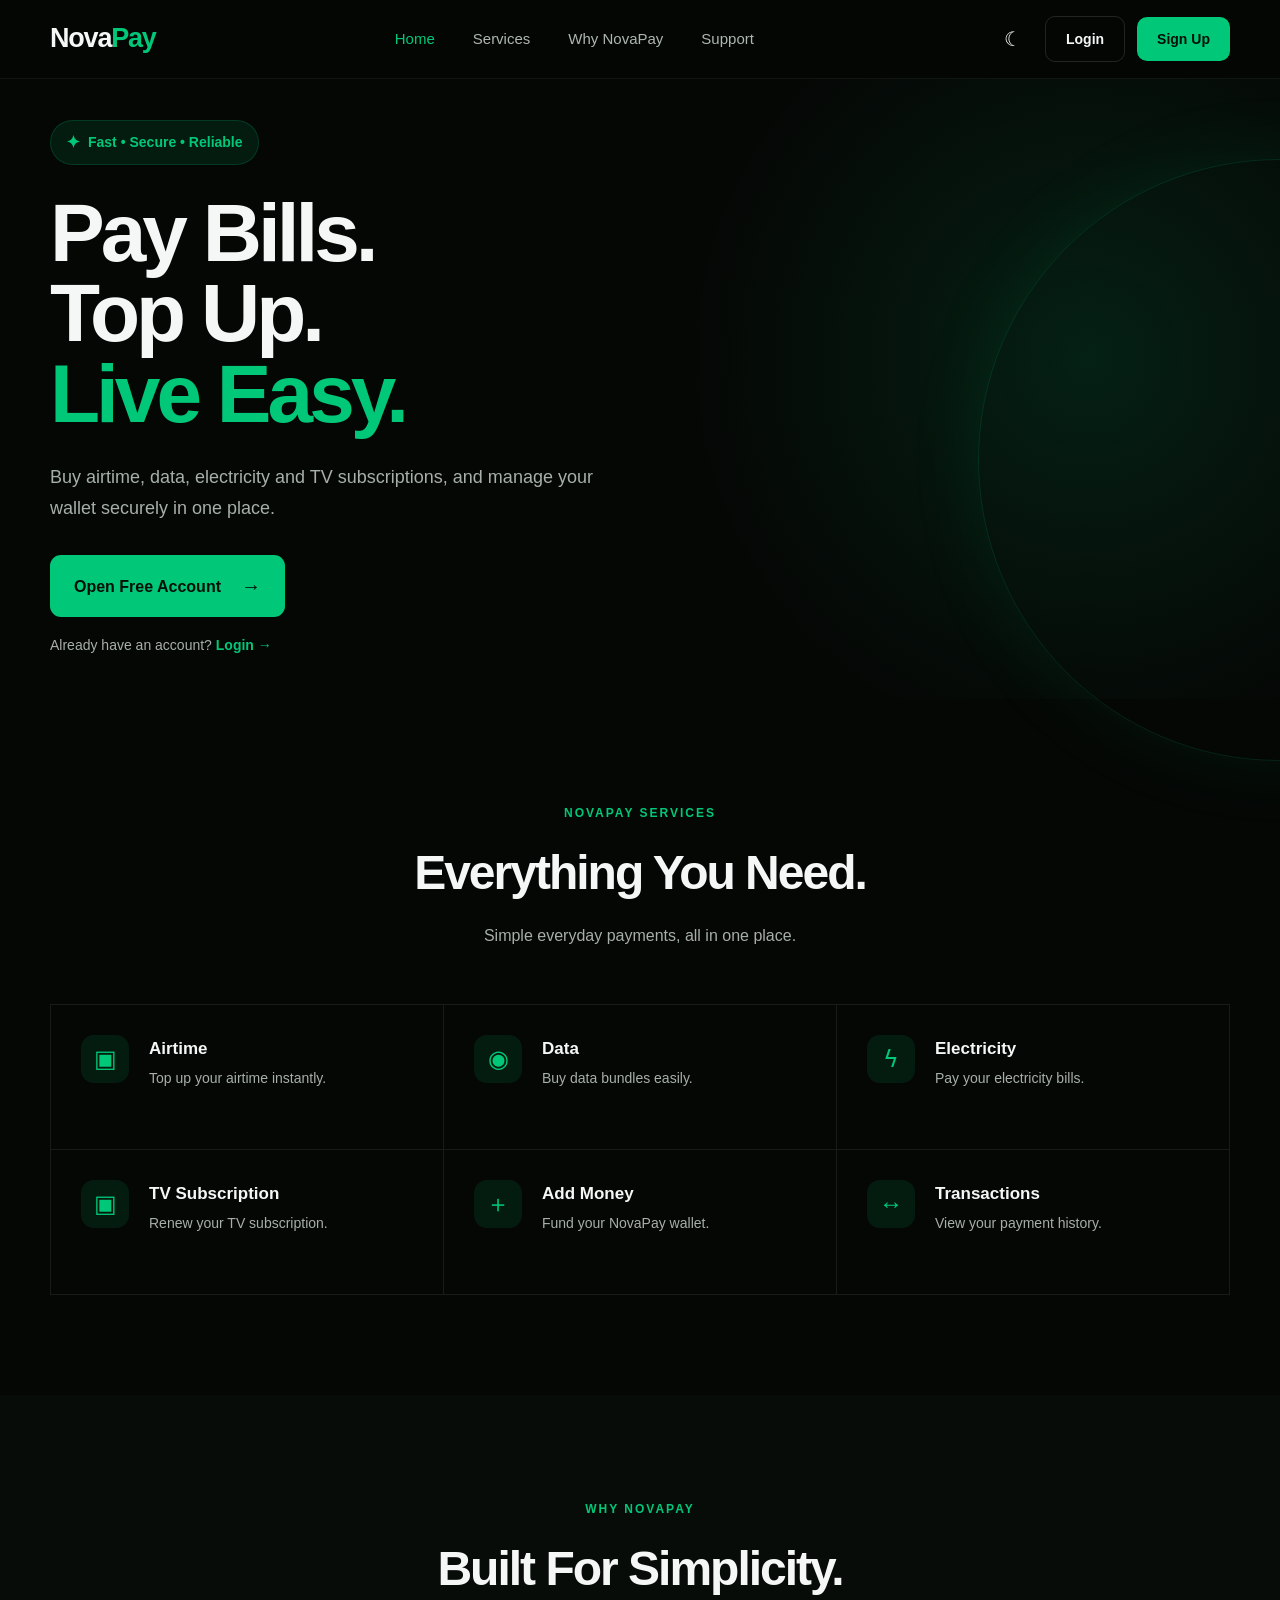
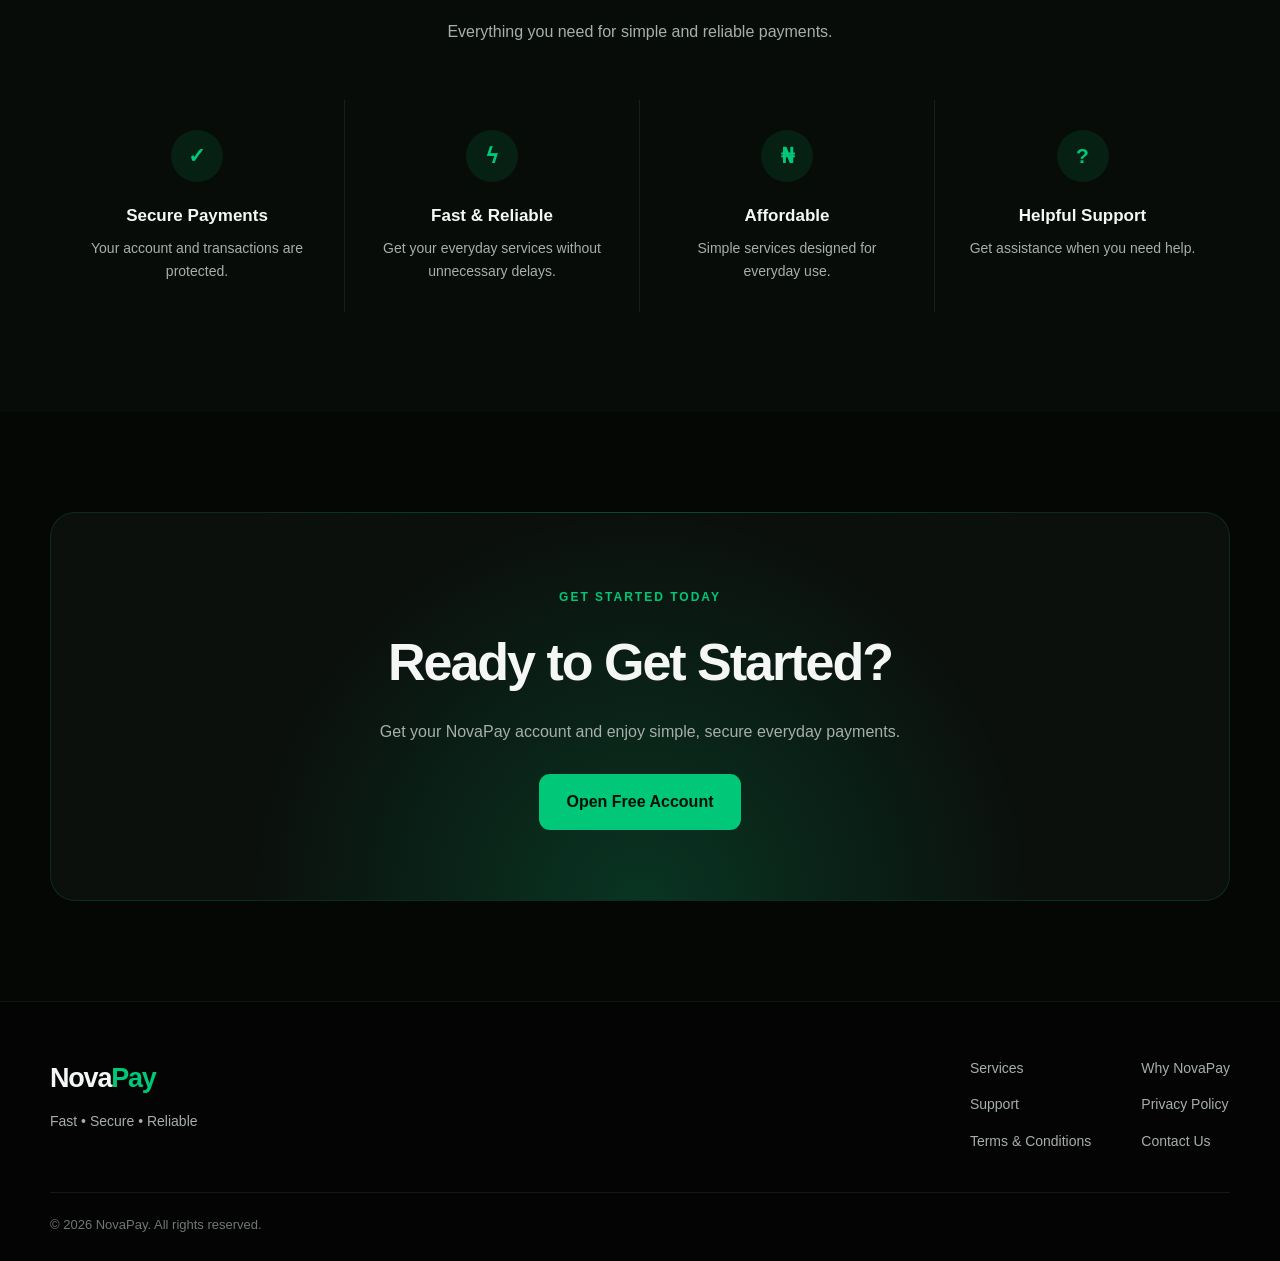
<file: index.html>
<!DOCTYPE html>
<html lang="en">

<head>
  <meta charset="UTF-8">

  <meta
    name="viewport"
    content="width=device-width, initial-scale=1.0"
  >

  <meta
    name="description"
    content="NovaPay - Fast, secure and reliable bill payments."
  >

  <title>NovaPay — Pay Bills. Top Up. Live Easy.</title>

  <link rel="stylesheet" href="style.css">
</head>

<body>

  <!-- HEADER -->
  <header class="header">

    <div class="container nav">

      <a href="index.html" class="brand">
        Nova<span>Pay</span>
      </a>

      <nav class="desktop-nav">

        <a href="#home" class="active">
          Home
        </a>

        <a href="#services">
          Services
        </a>

        <a href="#why-novapay">
          Why NovaPay
        </a>

        <a href="#support">
          Support
        </a>

      </nav>

      <div class="nav-actions">

        <button
          class="theme-button"
          id="themeButton"
          type="button"
          aria-label="Change theme"
        >
          ☾
        </button>

        <!-- LOGIN -->
        <a
          href="login.html"
          class="login-button"
        >
          Login
        </a>

        <!-- SIGN UP -->
        <a
          href="register.html"
          class="signup-button"
        >
          Sign Up
        </a>

        <button
          class="menu-button"
          id="menuButton"
          type="button"
          aria-label="Open menu"
        >
          <span></span>
          <span></span>
          <span></span>
        </button>

      </div>

    </div>


    <!-- MOBILE MENU -->
    <div
      class="mobile-menu"
      id="mobileMenu"
    >

      <a href="#home">
        Home
      </a>

      <a href="#services">
        Services
      </a>

      <a href="#why-novapay">
        Why NovaPay
      </a>

      <a href="#support">
        Support
      </a>

      <!-- LOGIN -->
      <a
        href="login.html"
        class="mobile-login"
      >
        Login
      </a>

      <!-- SIGN UP -->
      <a
        href="register.html"
        class="mobile-signup"
      >
        Sign Up
      </a>

    </div>

  </header>


  <!-- MAIN -->
  <main>

    <!-- HERO -->
    <section
      class="hero"
      id="home"
    >

      <div class="container hero-content">

        <div class="hero-text">

          <div class="trust-badge">
            <span>✦</span>
            Fast • Secure • Reliable
          </div>

          <h1>
            Pay Bills.<br>
            Top Up.<br>
            <span>Live Easy.</span>
          </h1>

          <p>
            Buy airtime, data, electricity and TV subscriptions,
            and manage your wallet securely in one place.
          </p>

          <div class="hero-actions">

            <a
              href="register.html"
              class="primary-button"
            >
              Open Free Account
              <span>→</span>
            </a>

          </div>

          <p class="login-text">

            Already have an account?

            <a href="login.html">
              Login →
            </a>

          </p>

        </div>

      </div>

    </section>


    <!-- SERVICES -->
    <section
      class="services-section"
      id="services"
    >

      <div class="container">

        <div class="section-heading">

          <span>
            NOVAPAY SERVICES
          </span>

          <h2>
            Everything You Need.
          </h2>

          <p>
            Simple everyday payments, all in one place.
          </p>

        </div>


        <div class="services-grid">

          <a href="#" class="service-item">

            <div class="service-icon">
              ▣
            </div>

            <div>
              <h3>
                Airtime
              </h3>

              <p>
                Top up your airtime instantly.
              </p>
            </div>

          </a>


          <a href="#" class="service-item">

            <div class="service-icon">
              ◉
            </div>

            <div>
              <h3>
                Data
              </h3>

              <p>
                Buy data bundles easily.
              </p>
            </div>

          </a>


          <a href="#" class="service-item">

            <div class="service-icon">
              ϟ
            </div>

            <div>
              <h3>
                Electricity
              </h3>

              <p>
                Pay your electricity bills.
              </p>
            </div>

          </a>


          <a href="#" class="service-item">

            <div class="service-icon">
              ▣
            </div>

            <div>
              <h3>
                TV Subscription
              </h3>

              <p>
                Renew your TV subscription.
              </p>
            </div>

          </a>


          <a href="#" class="service-item">

            <div class="service-icon">
              ＋
            </div>

            <div>
              <h3>
                Add Money
              </h3>

              <p>
                Fund your NovaPay wallet.
              </p>
            </div>

          </a>


          <a href="#" class="service-item">

            <div class="service-icon">
              ↔
            </div>

            <div>
              <h3>
                Transactions
              </h3>

              <p>
                View your payment history.
              </p>
            </div>

          </a>

        </div>

      </div>

    </section>


    <!-- WHY NOVAPAY -->
    <section
      class="why-section"
      id="why-novapay"
    >

      <div class="container">

        <div class="section-heading">

          <span>
            WHY NOVAPAY
          </span>

          <h2>
            Built For Simplicity.
          </h2>

          <p>
            Everything you need for simple and reliable payments.
          </p>

        </div>


        <div class="benefits">

          <div class="benefit">

            <div class="benefit-icon">
              ✓
            </div>

            <h3>
              Secure Payments
            </h3>

            <p>
              Your account and transactions are protected.
            </p>

          </div>


          <div class="benefit">

            <div class="benefit-icon">
              ϟ
            </div>

            <h3>
              Fast & Reliable
            </h3>

            <p>
              Get your everyday services without unnecessary delays.
            </p>

          </div>


          <div class="benefit">

            <div class="benefit-icon">
              ₦
            </div>

            <h3>
              Affordable
            </h3>

            <p>
              Simple services designed for everyday use.
            </p>

          </div>


          <div class="benefit">

            <div class="benefit-icon">
              ?
            </div>

            <h3>
              Helpful Support
            </h3>

            <p>
              Get assistance when you need help.
            </p>

          </div>

        </div>

      </div>

    </section>


    <!-- FINAL CTA -->
    <section
      class="cta-section"
      id="support"
    >

      <div class="container">

        <div class="cta-box">

          <span>
            GET STARTED TODAY
          </span>

          <h2>
            Ready to Get Started?
          </h2>

          <p>
            Get your NovaPay account and enjoy simple,
            secure everyday payments.
          </p>

          <a
            href="register.html"
            class="cta-button"
          >
            Open Free Account
          </a>

        </div>

      </div>

    </section>

  </main>


  <!-- FOOTER -->
  <footer class="footer">

    <div class="container">

      <div class="footer-top">

        <div>

          <a
            href="index.html"
            class="footer-brand"
          >
            Nova<span>Pay</span>
          </a>

          <p class="footer-tagline">
            Fast • Secure • Reliable
          </p>

        </div>


        <div class="footer-links">

          <a href="#services">
            Services
          </a>

          <a href="#why-novapay">
            Why NovaPay
          </a>

          <a href="#support">
            Support
          </a>

          <a href="#">
            Privacy Policy
          </a>

          <a href="#">
            Terms & Conditions
          </a>

          <a href="#">
            Contact Us
          </a>

        </div>

      </div>


      <div class="footer-bottom">

        <p>
          © 2026 NovaPay. All rights reserved.
        </p>

      </div>

    </div>

  </footer>


  <script src="script.js"></script>

</body>
</html>
</file>
<file: style.css>
/* ================================
   NOVAPAY
   Global Styles
================================ */

:root {
  --green: #00c878;
  --green-dark: #00a963;
  --green-soft: rgba(0, 200, 120, 0.10);

  --black: #050705;
  --black-soft: #0b0f0c;
  --card: #0d120f;
  --card-border: rgba(255, 255, 255, 0.08);

  --white: #ffffff;
  --text: #f5f7f6;
  --muted: #a7afaa;

  --container: 1180px;
  --radius: 18px;
}


/* ================================
   Reset
================================ */

* {
  margin: 0;
  padding: 0;
  box-sizing: border-box;
}

html {
  scroll-behavior: smooth;
}

body {
  font-family: Inter, Arial, Helvetica, sans-serif;
  background: var(--black);
  color: var(--text);
  line-height: 1.6;
  overflow-x: hidden;
}

a {
  color: inherit;
  text-decoration: none;
}

button {
  font: inherit;
}


/* ================================
   Container
================================ */

.container {
  width: min(100% - 40px, var(--container));
  margin: 0 auto;
}


/* ================================
   Header
================================ */

.header {
  position: sticky;
  top: 0;
  z-index: 1000;

  background: rgba(5, 7, 5, 0.88);
  backdrop-filter: blur(18px);

  border-bottom: 1px solid rgba(255, 255, 255, 0.06);
}

.nav {
  height: 78px;

  display: flex;
  align-items: center;
  justify-content: space-between;
}


/* Brand */

.brand,
.footer-brand {
  font-size: 27px;
  font-weight: 800;
  letter-spacing: -1.2px;
}

.brand span,
.footer-brand span {
  color: var(--green);
}


/* Desktop Navigation */

.desktop-nav {
  display: flex;
  align-items: center;
  gap: 38px;
}

.desktop-nav a {
  color: #aeb6b1;
  font-size: 15px;
  transition: 0.2s ease;
}

.desktop-nav a:hover,
.desktop-nav a.active {
  color: var(--green);
}


/* Header Actions */

.nav-actions {
  display: flex;
  align-items: center;
  gap: 12px;
}

.theme-button,
.menu-button {
  border: 0;
  background: transparent;
  color: white;
  cursor: pointer;
}

.theme-button {
  width: 40px;
  height: 40px;
  border-radius: 50%;

  display: grid;
  place-items: center;

  font-size: 20px;
}

.theme-button:hover {
  background: rgba(255,255,255,0.06);
}

.login-button,
.signup-button {
  padding: 11px 20px;
  border-radius: 10px;
  font-size: 14px;
  font-weight: 600;
}

.login-button {
  border: 1px solid rgba(255,255,255,0.12);
}

.signup-button {
  background: var(--green);
  color: #031008;
}

.signup-button:hover,
.primary-button:hover,
.cta-button:hover {
  background: var(--green-dark);
}


/* Mobile Menu */

.menu-button {
  display: none;

  width: 44px;
  height: 44px;

  border: 1px solid rgba(255,255,255,0.12);
  border-radius: 12px;

  align-items: center;
  justify-content: center;
  flex-direction: column;
  gap: 5px;
}

.menu-button span {
  width: 20px;
  height: 2px;
  background: white;
  border-radius: 10px;
}

.mobile-menu {
  display: none;
}


/* ================================
   Hero
================================ */

.hero {
  min-height: 620px;

  display: flex;
  align-items: center;

  position: relative;

  background:
    radial-gradient(
      circle at 85% 45%,
      rgba(0, 200, 120, 0.13),
      transparent 35%
    );
}

.hero::after {
  content: "";

  position: absolute;

  width: 600px;
  height: 600px;

  right: -300px;
  top: 80px;

  border-radius: 50%;

  border: 1px solid rgba(0, 200, 120, 0.15);

  box-shadow:
    0 0 80px rgba(0, 200, 120, 0.08);

  pointer-events: none;
}

.hero-content {
  position: relative;
  z-index: 2;
}

.hero-text {
  max-width: 700px;
}


/* Trust badge */

.trust-badge {
  display: inline-flex;
  align-items: center;
  gap: 8px;

  padding: 8px 15px;

  background: var(--green-soft);
  border: 1px solid rgba(0, 200, 120, 0.18);

  border-radius: 100px;

  color: var(--green);

  font-size: 14px;
  font-weight: 600;

  margin-bottom: 28px;
}

.trust-badge span {
  font-size: 17px;
}


/* Hero heading */

.hero h1 {
  font-size: clamp(48px, 7vw, 82px);
  line-height: 0.98;
  letter-spacing: -4px;
  font-weight: 800;

  max-width: 760px;
}

.hero h1 span {
  color: var(--green);
}

.hero-text > p {
  margin-top: 28px;

  max-width: 590px;

  color: var(--muted);

  font-size: 18px;
  line-height: 1.7;
}


/* Buttons */

.hero-actions {
  margin-top: 32px;
}

.primary-button,
.cta-button {
  display: inline-flex;
  align-items: center;
  justify-content: center;
  gap: 20px;

  padding: 15px 24px;

  background: var(--green);
  color: #031008;

  border-radius: 11px;

  font-weight: 700;

  transition: 0.2s ease;
}

.primary-button span {
  font-size: 20px;
}

.login-text {
  margin-top: 17px !important;

  font-size: 14px !important;
  color: var(--muted) !important;
}

.login-text a {
  color: var(--green);
  font-weight: 600;
}


/* ================================
   Section Headings
================================ */

.services-section,
.why-section {
  padding: 100px 0;
}

.section-heading {
  text-align: center;
  max-width: 650px;
  margin: 0 auto 55px;
}

.section-heading > span {
  color: var(--green);
  font-size: 12px;
  font-weight: 800;
  letter-spacing: 2px;
}

.section-heading h2 {
  margin-top: 10px;

  font-size: clamp(32px, 5vw, 48px);
  letter-spacing: -2px;
}

.section-heading p {
  margin-top: 12px;
  color: var(--muted);
}


/* ================================
   Services
================================ */

.services-grid {
  display: grid;

  grid-template-columns: repeat(3, 1fr);

  border-top: 1px solid var(--card-border);
  border-left: 1px solid var(--card-border);
}

.service-item {
  padding: 30px;

  display: flex;
  align-items: flex-start;
  gap: 20px;

  min-height: 145px;

  border-right: 1px solid var(--card-border);
  border-bottom: 1px solid var(--card-border);

  transition: 0.25s ease;
}

.service-item:hover {
  background: rgba(0, 200, 120, 0.04);
}

.service-icon {
  min-width: 48px;
  height: 48px;

  display: grid;
  place-items: center;

  border-radius: 13px;

  background: var(--green-soft);

  color: var(--green);

  font-size: 24px;
}

.service-item h3 {
  font-size: 17px;
}

.service-item p {
  margin-top: 5px;

  color: var(--muted);
  font-size: 14px;
}


/* ================================
   Why NovaPay
================================ */

.why-section {
  background: #080c09;
}

.benefits {
  display: grid;
  grid-template-columns: repeat(4, 1fr);
}

.benefit {
  padding: 30px;

  text-align: center;

  border-right: 1px solid var(--card-border);
}

.benefit:last-child {
  border-right: 0;
}

.benefit-icon {
  width: 52px;
  height: 52px;

  margin: 0 auto 20px;

  display: grid;
  place-items: center;

  border-radius: 50%;

  background: var(--green-soft);

  color: var(--green);

  font-size: 21px;
  font-weight: 700;
}

.benefit h3 {
  font-size: 17px;
}

.benefit p {
  margin-top: 8px;

  color: var(--muted);

  font-size: 14px;
}


/* ================================
   CTA
================================ */

.cta-section {
  padding: 100px 0;
}

.cta-box {
  position: relative;
  overflow: hidden;

  padding: 70px 30px;

  text-align: center;

  background:
    radial-gradient(
      circle at 50% 100%,
      rgba(0, 200, 120, 0.20),
      transparent 55%
    ),
    #0b100d;

  border: 1px solid rgba(0, 200, 120, 0.16);

  border-radius: 25px;
}

.cta-box > span {
  color: var(--green);

  font-size: 12px;
  font-weight: 800;

  letter-spacing: 2px;
}

.cta-box h2 {
  margin-top: 12px;

  font-size: clamp(34px, 5vw, 52px);
  letter-spacing: -2px;
}

.cta-box p {
  max-width: 580px;

  margin: 15px auto 30px;

  color: var(--muted);
}

.cta-button {
  padding: 15px 28px;
}


/* ================================
   Footer
================================ */

.footer {
  padding: 55px 0 25px;

  background: #030403;

  border-top: 1px solid rgba(255,255,255,0.06);
}

.footer-top {
  display: flex;
  justify-content: space-between;
  gap: 50px;
}

.footer-tagline {
  margin-top: 10px;

  color: var(--muted);

  font-size: 14px;
}

.footer-links {
  display: grid;

  grid-template-columns: repeat(2, auto);

  gap: 14px 50px;
}

.footer-links a {
  color: var(--muted);

  font-size: 14px;
}

.footer-links a:hover {
  color: var(--green);
}

.footer-bottom {
  margin-top: 40px;

  padding-top: 22px;

  border-top: 1px solid rgba(255,255,255,0.07);

  color: #707873;

  font-size: 13px;
}


/* ================================
   Light Mode
================================ */

body.light {
  --black: #f8faf9;
  --black-soft: #ffffff;
  --card: #ffffff;
  --card-border: rgba(0, 0, 0, 0.09);

  --white: #07100b;
  --text: #07100b;
  --muted: #65706a;

  background: #f8faf9;
  color: #07100b;
}

body.light .header {
  background: rgba(248, 250, 249, 0.90);
  border-bottom-color: rgba(0,0,0,0.07);
}

body.light .desktop-nav a {
  color: #65706a;
}

body.light .desktop-nav a.active,
body.light .desktop-nav a:hover {
  color: var(--green-dark);
}

body.light .login-button {
  border-color: rgba(0,0,0,0.10);
}

body.light .theme-button {
  color: #07100b;
}

body.light .menu-button {
  border-color: rgba(0,0,0,0.10);
}

body.light .menu-button span {
  background: #07100b;
}

body.light .services-section {
  background: #ffffff;
}

body.light .why-section {
  background: #eef4f0;
}

body.light .footer {
  background: #07100b;
  color: white;
}

body.light .footer-brand {
  color: white;
}

body.light .footer-links a {
  color: #a9b3ad;
}

body.light .footer-bottom {
  border-color: rgba(255,255,255,0.10);
}


/* ================================
   Mobile
================================ */

@media (max-width: 800px) {

  .container {
    width: min(100% - 32px, var(--container));
  }

  .nav {
    height: 68px;
  }

  .desktop-nav,
  .login-button,
  .signup-button {
    display: none;
  }

  .nav-actions {
    margin-left: auto;
  }

  .menu-button {
    display: flex;
  }

  .mobile-menu {
    display: none;

    padding: 15px 16px 22px;

    background: rgba(5, 7, 5, 0.98);

    border-top: 1px solid rgba(255,255,255,0.06);
  }

  .mobile-menu.open {
    display: grid;
    gap: 4px;
  }

  .mobile-menu a {
    padding: 13px 10px;

    color: var(--muted);

    border-radius: 9px;
  }

  .mobile-menu a:hover {
    background: var(--green-soft);
    color: var(--green);
  }

  .mobile-login,
  .mobile-signup {
    margin-top: 5px;
  }

  .mobile-signup {
    background: var(--green);
    color: #031008 !important;
    text-align: center;
    font-weight: 700;
  }

  .hero {
    min-height: auto;
    padding: 90px 0 80px;
  }

  .hero::after {
    width: 400px;
    height: 400px;

    right: -250px;
    top: 100px;
  }

  .hero-text {
    max-width: 100%;
  }

  .trust-badge {
    margin-bottom: 22px;
    font-size: 12px;
  }

  .hero h1 {
    font-size: clamp(45px, 14vw, 68px);
    letter-spacing: -3px;
  }

  .hero-text > p {
    font-size: 16px;
    line-height: 1.65;
  }

  .primary-button {
    width: 100%;
  }

  .login-text {
    text-align: center;
  }

  .services-section,
  .why-section,
  .cta-section {
    padding: 75px 0;
  }

  .section-heading {
    margin-bottom: 35px;
  }

  .section-heading h2 {
    font-size: 34px;
  }

  .services-grid {
    grid-template-columns: 1fr;
  }

  .service-item {
    min-height: 110px;
    padding: 22px;
  }

  .benefits {
    grid-template-columns: 1fr;
  }

  .benefit {
    padding: 30px 10px;

    border-right: 0;
    border-bottom: 1px solid var(--card-border);
  }

  .benefit:last-child {
    border-bottom: 0;
  }

  .cta-box {
    padding: 55px 22px;
    border-radius: 20px;
  }

  .cta-box h2 {
    font-size: 35px;
  }

  .cta-button {
    width: 100%;
  }

  .footer {
    padding-top: 45px;
  }

  .footer-top {
    display: block;
  }

  .footer-links {
    margin-top: 35px;

    grid-template-columns: 1fr 1fr;

    gap: 15px 20px;
  }

}


/* Smaller phones */

@media (max-width: 380px) {

  .container {
    width: min(100% - 24px, var(--container));
  }

  .hero {
    padding-top: 70px;
  }

  .hero h1 {
    font-size: 43px;
  }

  .service-item {
    padding: 18px;
  }

}
</file>
